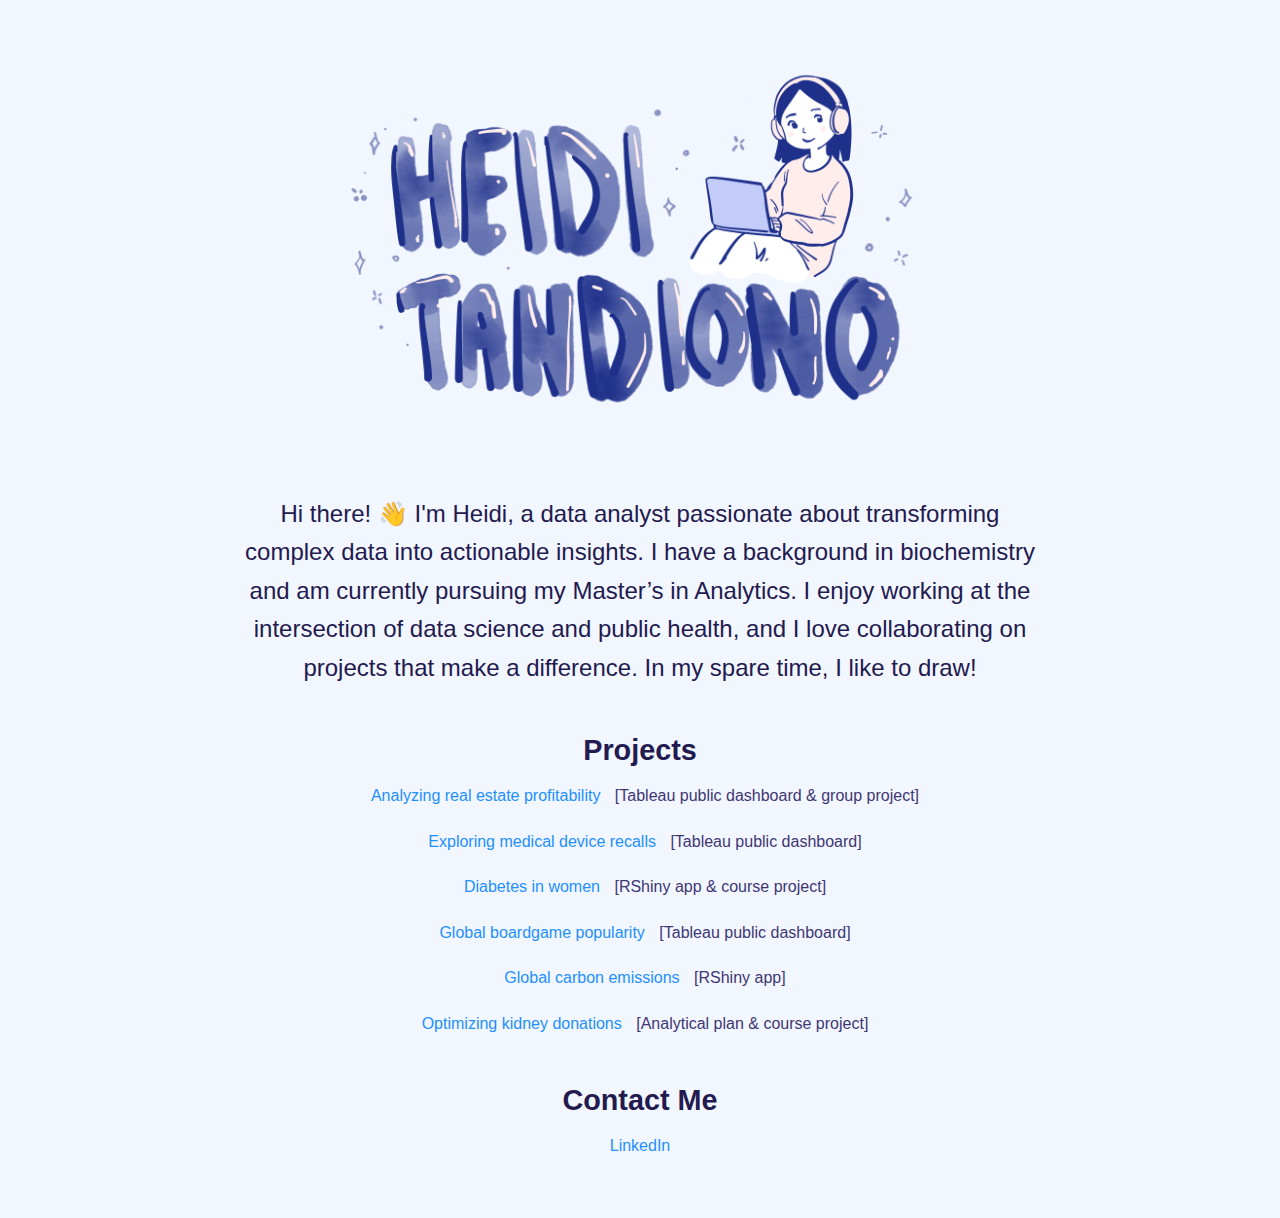
<file: index.html>
<!DOCTYPE html>
<html lang="en">
<head>
    <meta charset="UTF-8">
    <meta name="viewport" content="width=device-width, initial-scale=1.0">
    <title>Heidi Tandiono - Homepage</title>
    <link rel="stylesheet" href="styles.css">
</head>
<body>
    <header>
        <img src="Name 2.PNG" alt="Heidi Tandiono Logo" class="logo">
    </header>

    <main>
        <section id="about">
            <h1>Hi there! 👋 I'm Heidi, a data analyst passionate about transforming complex data into actionable insights. I have a background in biochemistry and am currently pursuing my Master’s in Analytics. I enjoy working at the intersection of data science and public health, and I love collaborating on projects that make a difference. In my spare time, I like to draw!</h1>
        </section>
        
        <section id="projects">
            <h2>Projects</h2>
            <ul>
                <li>
                    <a href="#" onclick="togglePreview(event, 'preview7')">Analyzing real estate profitability</a> [Tableau public dashboard & group project]
                    <div id="preview7" class="project-preview">
                        <!-- Tableau Embed Code -->
                        <div class='tableauPlaceholder' id='vizRealEstate' style='position: relative'>
                            <noscript>
                                <a href='#'><img alt='Real Estate Profitability ' 
                                    src='https://public.tableau.com/static/images/Re/RealEstateProfitabilityGuide/OpportunityExplorer/1_rss.png' 
                                    style='border: none' />
                                </a>
                            </noscript>
                            <object class='tableauViz' style='display:none;'>
                                <param name='host_url' value='https%3A%2F%2Fpublic.tableau.com%2F' />
                                <param name='embed_code_version' value='3' />
                                <param name='site_root' value='' />
                                <param name='name' value='RealEstateProfitabilityGuide/OpportunityExplorer' />
                                <param name='tabs' value='no' />
                                <param name='toolbar' value='yes' />
                                <param name='static_image' 
                                    value='https://public.tableau.com/static/images/Re/RealEstateProfitabilityGuide/OpportunityExplorer/1.png' />
                                <param name='animate_transition' value='yes' />
                                <param name='display_static_image' value='yes' />
                                <param name='display_spinner' value='yes' />
                                <param name='display_overlay' value='yes' />
                                <param name='display_count' value='yes' />
                                <param name='language' value='en-US' />
                            </object>
                        </div>
                        <script type='text/javascript'>
                            var divElement = document.getElementById('vizRealEstate');
                            var vizElement = divElement.getElementsByTagName('object')[0];
                            if ( divElement.offsetWidth > 800 ) {
                                vizElement.style.width='1000px';
                                vizElement.style.height='927px';
                            } else if ( divElement.offsetWidth > 500 ) {
                                vizElement.style.width='1000px';
                                vizElement.style.height='927px';
                            } else {
                                vizElement.style.width='100%';
                                vizElement.style.height='400px';
                            }
                            var scriptElement = document.createElement('script');
                            scriptElement.src = 'https://public.tableau.com/javascripts/api/viz_v1.js';
                            vizElement.parentNode.insertBefore(scriptElement, vizElement);
                        </script>
                
                        <!-- Direct Link to Tableau Dashboard -->
                        <a href="https://public.tableau.com/views/RealEstateProfitabilityGuide/OpportunityExplorer" 
                           target="_blank" class="preview-link">Open Dashboard</a>
                    </div>
                </li>                
                <li>
                    <a href="#" onclick="togglePreview(event, 'preview6')">Exploring medical device recalls</a> [Tableau public dashboard]
                    <div id="preview6" class="project-preview">
                        <!-- Tableau Embed Code -->
                        <div class='tableauPlaceholder' id='viz1730263425019' style='position: relative'>
                            <noscript>
                                <a href='#'><img alt='Main dashboard ' 
                                    src='https://public.tableau.com/static/images/Me/MedicalDevices_17302553498370/Maindashboard/1_rss.png' 
                                    style='border: none' />
                                </a>
                            </noscript>
                            <object class='tableauViz' style='display:none;'>
                                <param name='host_url' value='https%3A%2F%2Fpublic.tableau.com%2F' />
                                <param name='embed_code_version' value='3' />
                                <param name='site_root' value='' />
                                <param name='name' value='MedicalDevices_17302553498370/Maindashboard' />
                                <param name='tabs' value='no' />
                                <param name='toolbar' value='yes' />
                                <param name='static_image' 
                                    value='https://public.tableau.com/static/images/Me/MedicalDevices_17302553498370/Maindashboard/1.png' />
                                <param name='animate_transition' value='yes' />
                                <param name='display_static_image' value='yes' />
                                <param name='display_spinner' value='yes' />
                                <param name='display_overlay' value='yes' />
                                <param name='display_count' value='yes' />
                                <param name='language' value='en-US' />
                            </object>
                        </div>
                        <script type='text/javascript'>
                            var divElement = document.getElementById('viz1730263425019');
                            var vizElement = divElement.getElementsByTagName('object')[0];
                            if ( divElement.offsetWidth > 800 ) {
                                vizElement.style.width='1000px';
                                vizElement.style.height='927px';
                            } else if ( divElement.offsetWidth > 500 ) {
                                vizElement.style.width='1000px';
                                vizElement.style.height='927px';
                            } else {
                                vizElement.style.width='100%';
                                vizElement.style.height='400px';
                            }
                            var scriptElement = document.createElement('script');
                            scriptElement.src = 'https://public.tableau.com/javascripts/api/viz_v1.js';
                            vizElement.parentNode.insertBefore(scriptElement, vizElement);
                        </script>
                    
                        <!-- Direct Link to Tableau Dashboard -->
                        <a href="https://public.tableau.com/views/MedicalDevices_17302553498370/Maindashboard" 
                           target="_blank" class="preview-link">Open Dashboard</a>
                    </div>
                </li>                    
                <li>
                    <a href="#" onclick="togglePreview(event, 'preview2')">Diabetes in women</a> [RShiny app & course project]
                    <div id="preview2" class="project-preview">
                        <iframe src="https://htand01.shinyapps.io/final/" title="Diabetes in Women RShiny App" width="100%" height="400" style="border: none;"></iframe>
                        <a href="https://htand01.shinyapps.io/final/" target="_blank" class="preview-link">Open Full App</a>
                    </div>
                </li>
                <li>
                    <a href="#" onclick="togglePreview(event, 'preview4')">Global boardgame popularity</a> [Tableau public dashboard]
                    <div id="preview4" class="project-preview">
                        <!-- Tableau Embed Code Starts Here -->
                        <div class='tableauPlaceholder' id='viz1730244056725' style='position: relative'>
                            <noscript>
                                <a href='#'>
                                    <img alt='Dashboard 1' src='https://public.tableau.com/static/images/Bo/Board_games/Dashboard1/1_rss.png' style='border: none' />
                                </a>
                            </noscript>
                            <object class='tableauViz' style='display:none;'>
                                <param name='host_url' value='https%3A%2F%2Fpublic.tableau.com%2F' />
                                <param name='embed_code_version' value='3' />
                                <param name='site_root' value='' />
                                <param name='name' value='Board_games/Dashboard1' />
                                <param name='tabs' value='no' />
                                <param name='toolbar' value='yes' />
                                <param name='static_image' value='https://public.tableau.com/static/images/Bo/Board_games/Dashboard1/1.png' />
                                <param name='animate_transition' value='yes' />
                                <param name='display_static_image' value='yes' />
                                <param name='display_spinner' value='yes' />
                                <param name='display_overlay' value='yes' />
                                <param name='display_count' value='yes' />
                                <param name='language' value='en-US' />
                            </object>
                        </div>
                        <script type='text/javascript'>
                            var divElement = document.getElementById('viz1730244056725');
                            var vizElement = divElement.getElementsByTagName('object')[0];
                            if ( divElement.offsetWidth > 800 ) {
                                vizElement.style.width='1000px'; vizElement.style.height='1327px';
                            } else if ( divElement.offsetWidth > 500 ) {
                                vizElement.style.width='1000px'; vizElement.style.height='1327px';
                            } else {
                                vizElement.style.width='100%'; vizElement.style.height='400px';
                            }
                            var scriptElement = document.createElement('script');
                            scriptElement.src = 'https://public.tableau.com/javascripts/api/viz_v1.js';
                            vizElement.parentNode.insertBefore(scriptElement, vizElement);
                        </script>
                        <!-- Tableau Embed Code Ends Here -->
        
                        <a href="https://public.tableau.com/views/Board_games/Dashboard1" target="_blank" class="preview-link">Open Full Dashboard</a>
                    </div>
                </li>
                <li>
                    <a href="#" onclick="togglePreview(event, 'preview3')">Global carbon emissions</a> [RShiny app]
                    <div id="preview3" class="project-preview" style="display: none;"> <!-- Ensure it's hidden initially -->
                        <iframe src="https://htand01.shinyapps.io/Global_Carbon_Emissions/" title="Global carbon emissions" width="100%" height="400" style="border: none;"></iframe>
                        <a href="https://htand01.shinyapps.io/Global_Carbon_Emissions/" target="_blank" class="preview-link">Open Full App</a>
                    </div>
                </li>                
                <li>
                    <a href="#" onclick="togglePreview(event, 'preview5')">Optimizing kidney donations</a> [Analytical plan & course project]
                    <div id="preview5" class="project-preview">
                        <iframe src="https://docs.google.com/document/d/1YQMDXml4bAs80ejucrA9eR6luBY27SIL/preview" 
                                width="100%" height="600" style="border: none;"></iframe>
                        <a href="https://docs.google.com/document/d/1YQMDXml4bAs80ejucrA9eR6luBY27SIL/edit?usp=sharing" 
                           target="_blank" class="preview-link">Open Full Document</a>
                    </div>
                </li>
            </ul>
        </section>
        
        <section id="contact">
            <h2>Contact Me</h2>
            <ul>
                <li><a href="https://www.linkedin.com/in/heiditandiono/" target="_blank">LinkedIn</a></li>
            </ul>
        </section>
    </main>
    <script>
        function togglePreview(event, previewId) {
            event.preventDefault();
            var previews = document.querySelectorAll('.project-preview');
            previews.forEach(function(preview) {
                if (preview.id === previewId) {
                    preview.style.display = preview.style.display === 'none' ? 'block' : 'none';
                } else {
                    preview.style.display = 'none';
                }
            });
        }
    </script>
</body>
</html>
</file>
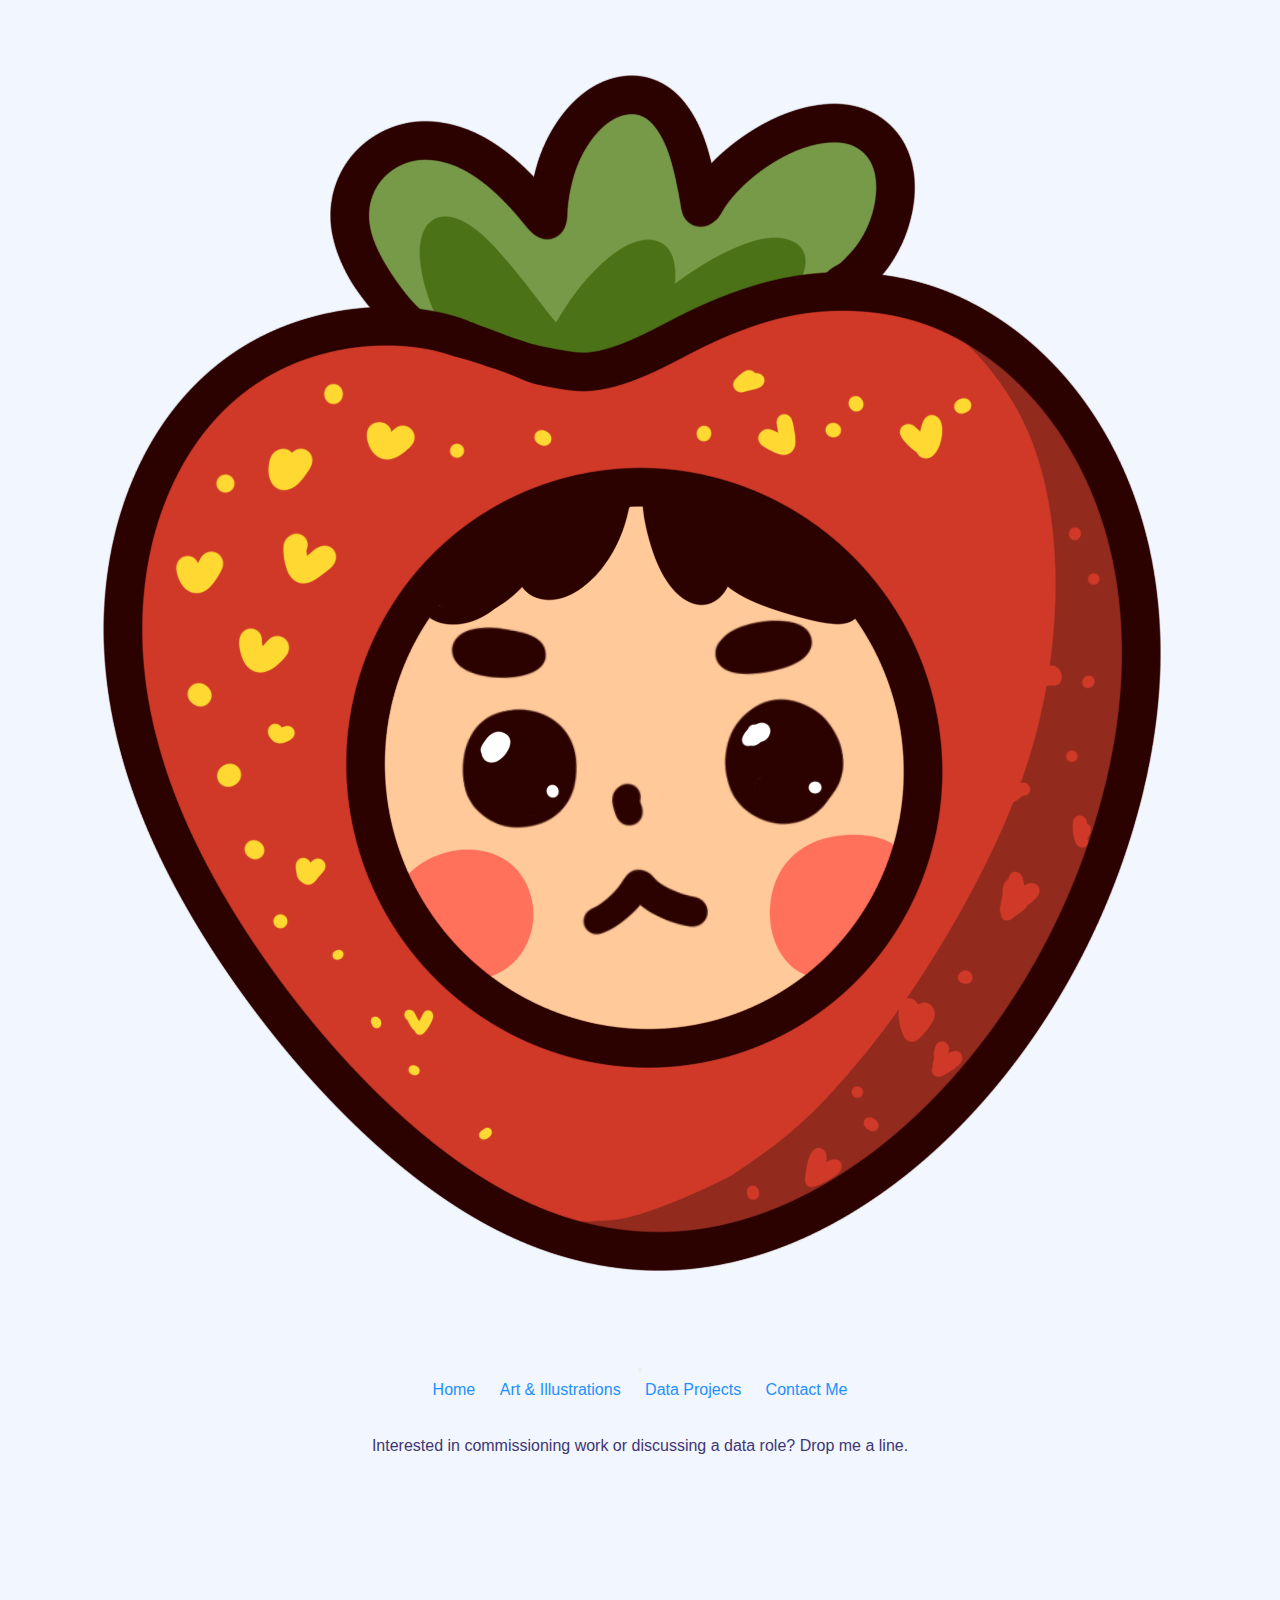
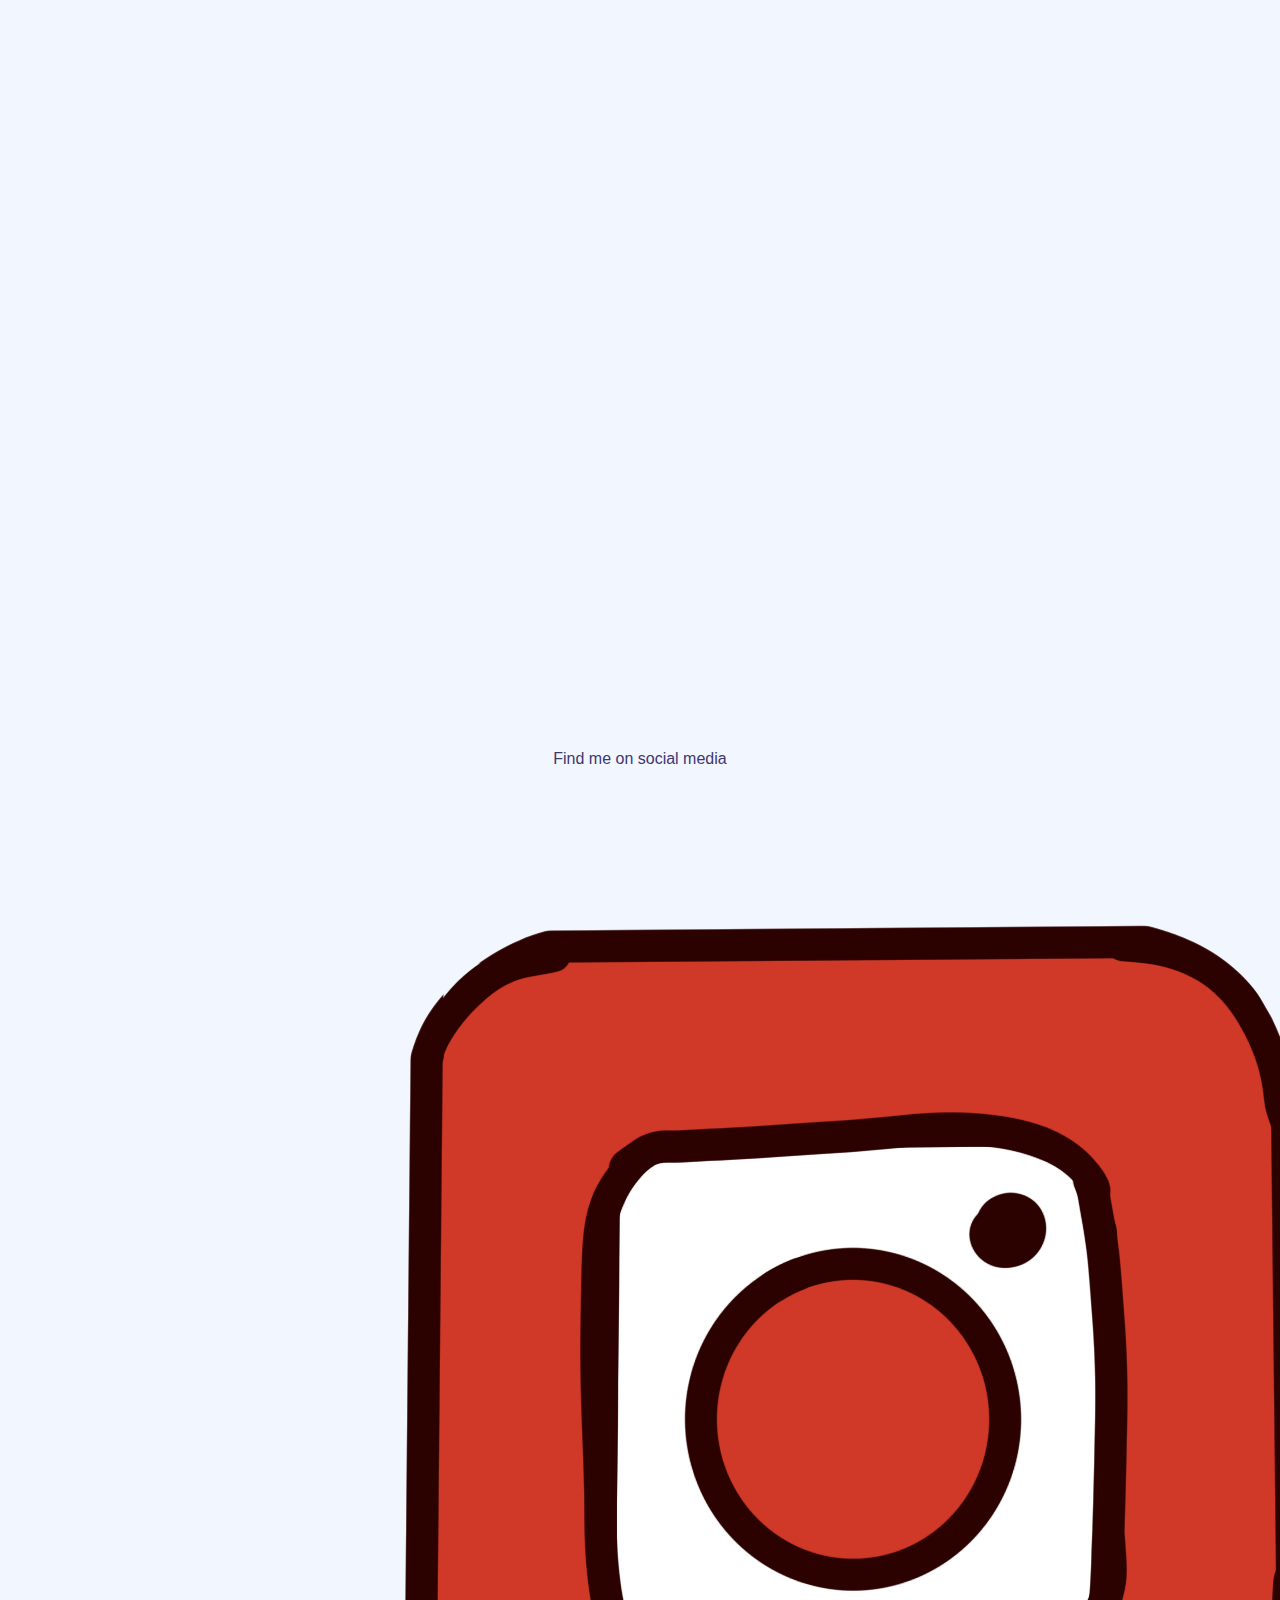
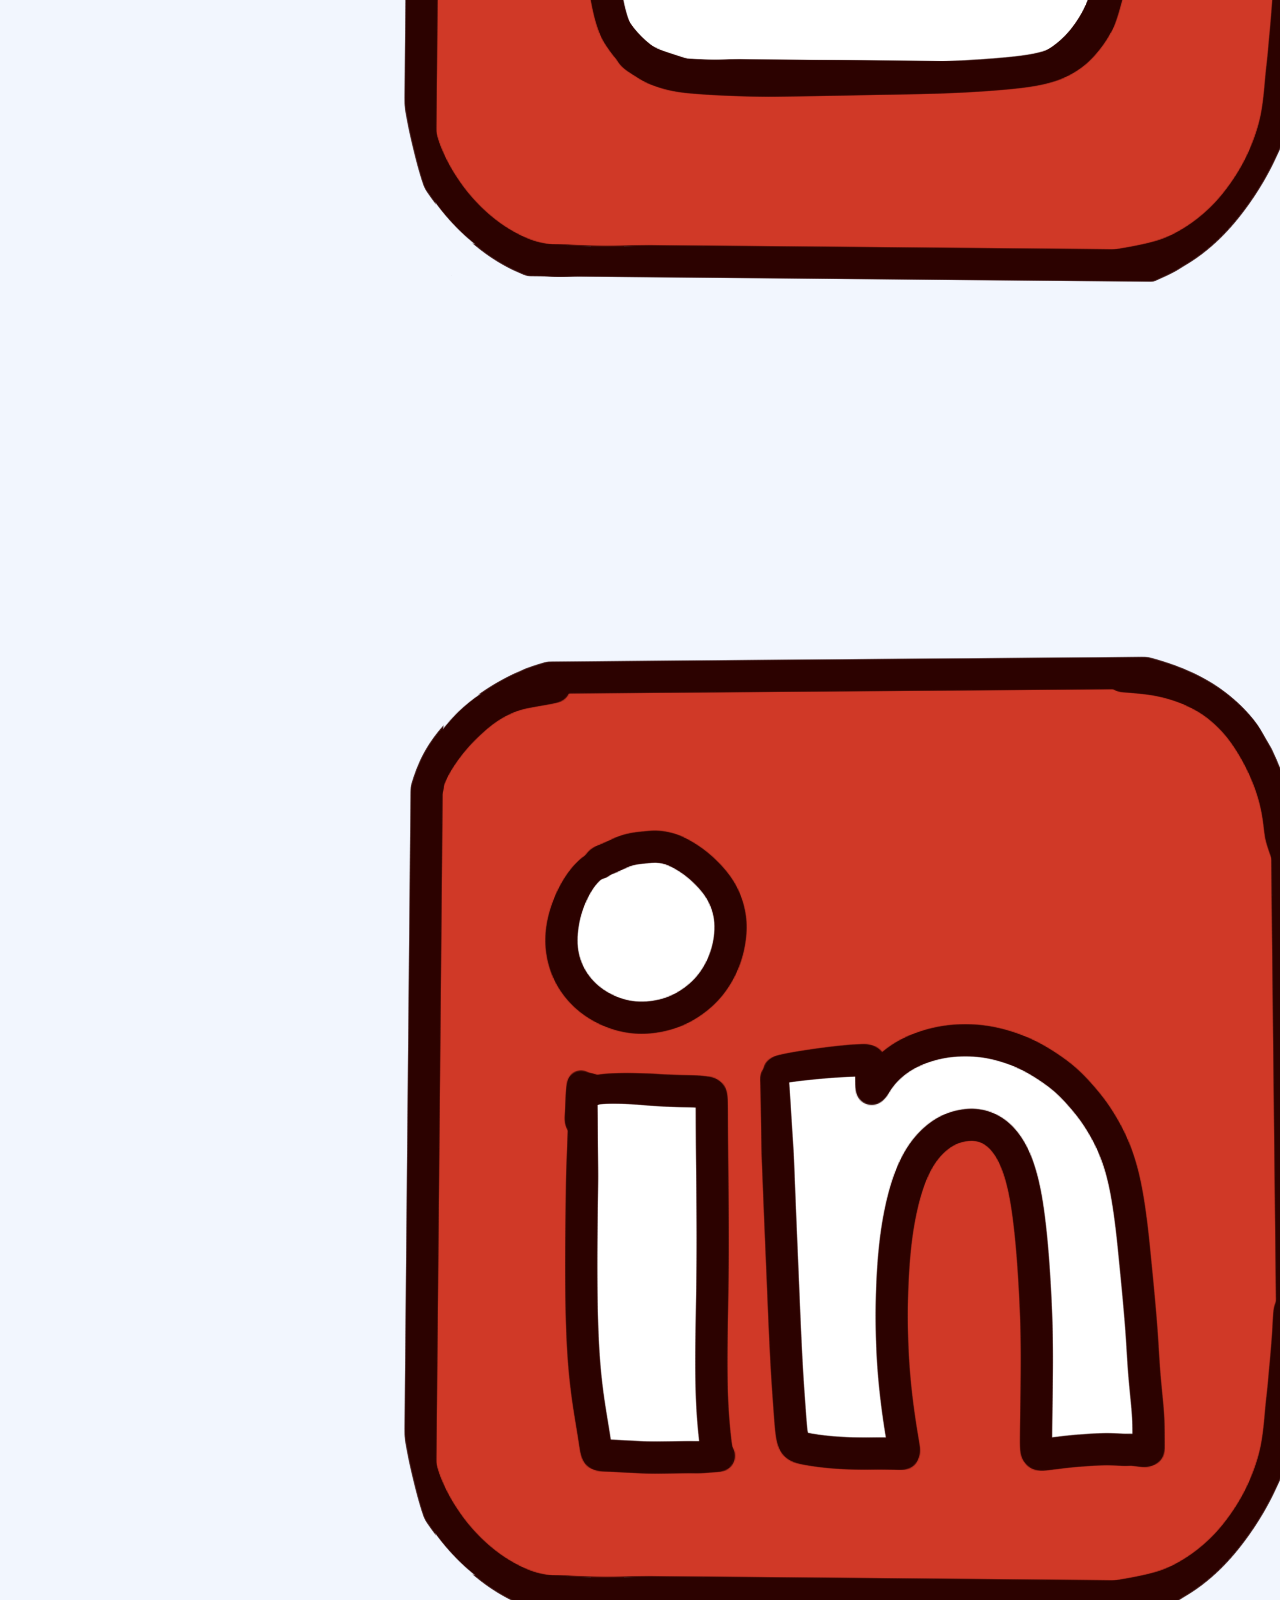
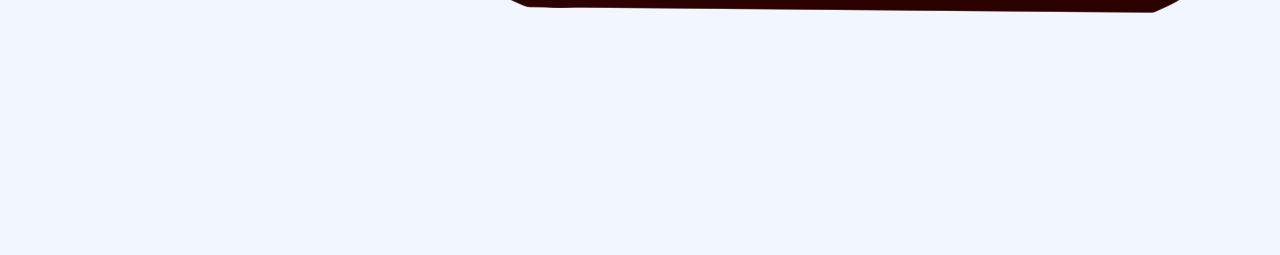
<file: contact.html>
<!doctype html>
<html lang="en">
<head>
  <meta charset="utf-8" />
  <meta name="viewport" content="width=device-width,initial-scale=1" />
  <title>Contact — Heidi</title>
  <link href="https://fonts.googleapis.com/css2?family=Inter:wght@300;400;600;700&family=Playfair+Display:wght@400;700&display=swap" rel="stylesheet">
  <link rel="icon" type="image/png" href="images/heidi_logo.png">
  <link rel="stylesheet" href="styles.css">
</head>
<body>
    <header class="navbar">
        <div class="nav-inner">
          <a class="nav-logo" href="index.html">
            <img src="images/heidi_logo.png" alt="Heidi logo" />
          </a>
      
          <!-- Hamburger button (shows only on mobile) -->
          <button class="menu-btn" aria-label="Toggle navigation">
            <span class="hamb"></span>
            <span class="hamb"></span>
            <span class="hamb"></span>
          </button>
      
          <nav id="navMenu" class="nav-menu" aria-hidden="true">
            <a href="index.html">Home</a>
            <a href="arts.html">Art & Illustrations</a>
            <a href="data.html">Data Projects</a>
            <a href="contact.html">Contact Me</a>
          </nav>
        </div>
      </header>

  <main class="container">
    <section class="page-header">
      <p class="page-desc">Interested in commissioning work or discussing a data role? Drop me a line.</p>
    </section>
  
    <section class="contact-form">
      <!-- Embedded Google Form -->
      <div class="form-wrapper" style="max-width:1000px;">
        <iframe 
          src="https://docs.google.com/forms/d/e/1FAIpQLSeRLatRx-o3tSKnOq0IF7zT2HTMRQgUzdKfLns-VfZerj0jow/viewform?embedded=true" 
          width="1000" 
          height="800" 
          frameborder="0" 
          marginheight="0" 
          marginwidth="0">
          Loading…
        </iframe>
      </div>
    </section>


        <!-- SOCIAL -->
        <footer class="social">
            <p class="findme">Find me on social media</p>
            <div class="social-icons">
              <a href="https://www.instagram.com/heidi_scribbles/?igsh=ZzNsc2hjb3ZpbDUw&utm_source=qr#" target="_blank" rel="noopener">
                <img src="images/insta.png" alt="Instagram" />
              </a>
              <a href="https://www.linkedin.com/in/heidi-tandiono/" target="_blank" rel="noopener">
                <img src="images/linkedin.png" alt="LinkedIn" />
              </a>
            </div>
          </footer>
          
  </main>

  <script>
    const menuBtn = document.querySelector('.menu-btn');
    const navMenu = document.querySelector('.nav-menu');
    if (menuBtn && navMenu) {
      menuBtn.addEventListener('click', () => {
        navMenu.classList.toggle('show');
      });
    }
  </script>
</body>
</html>
</file>
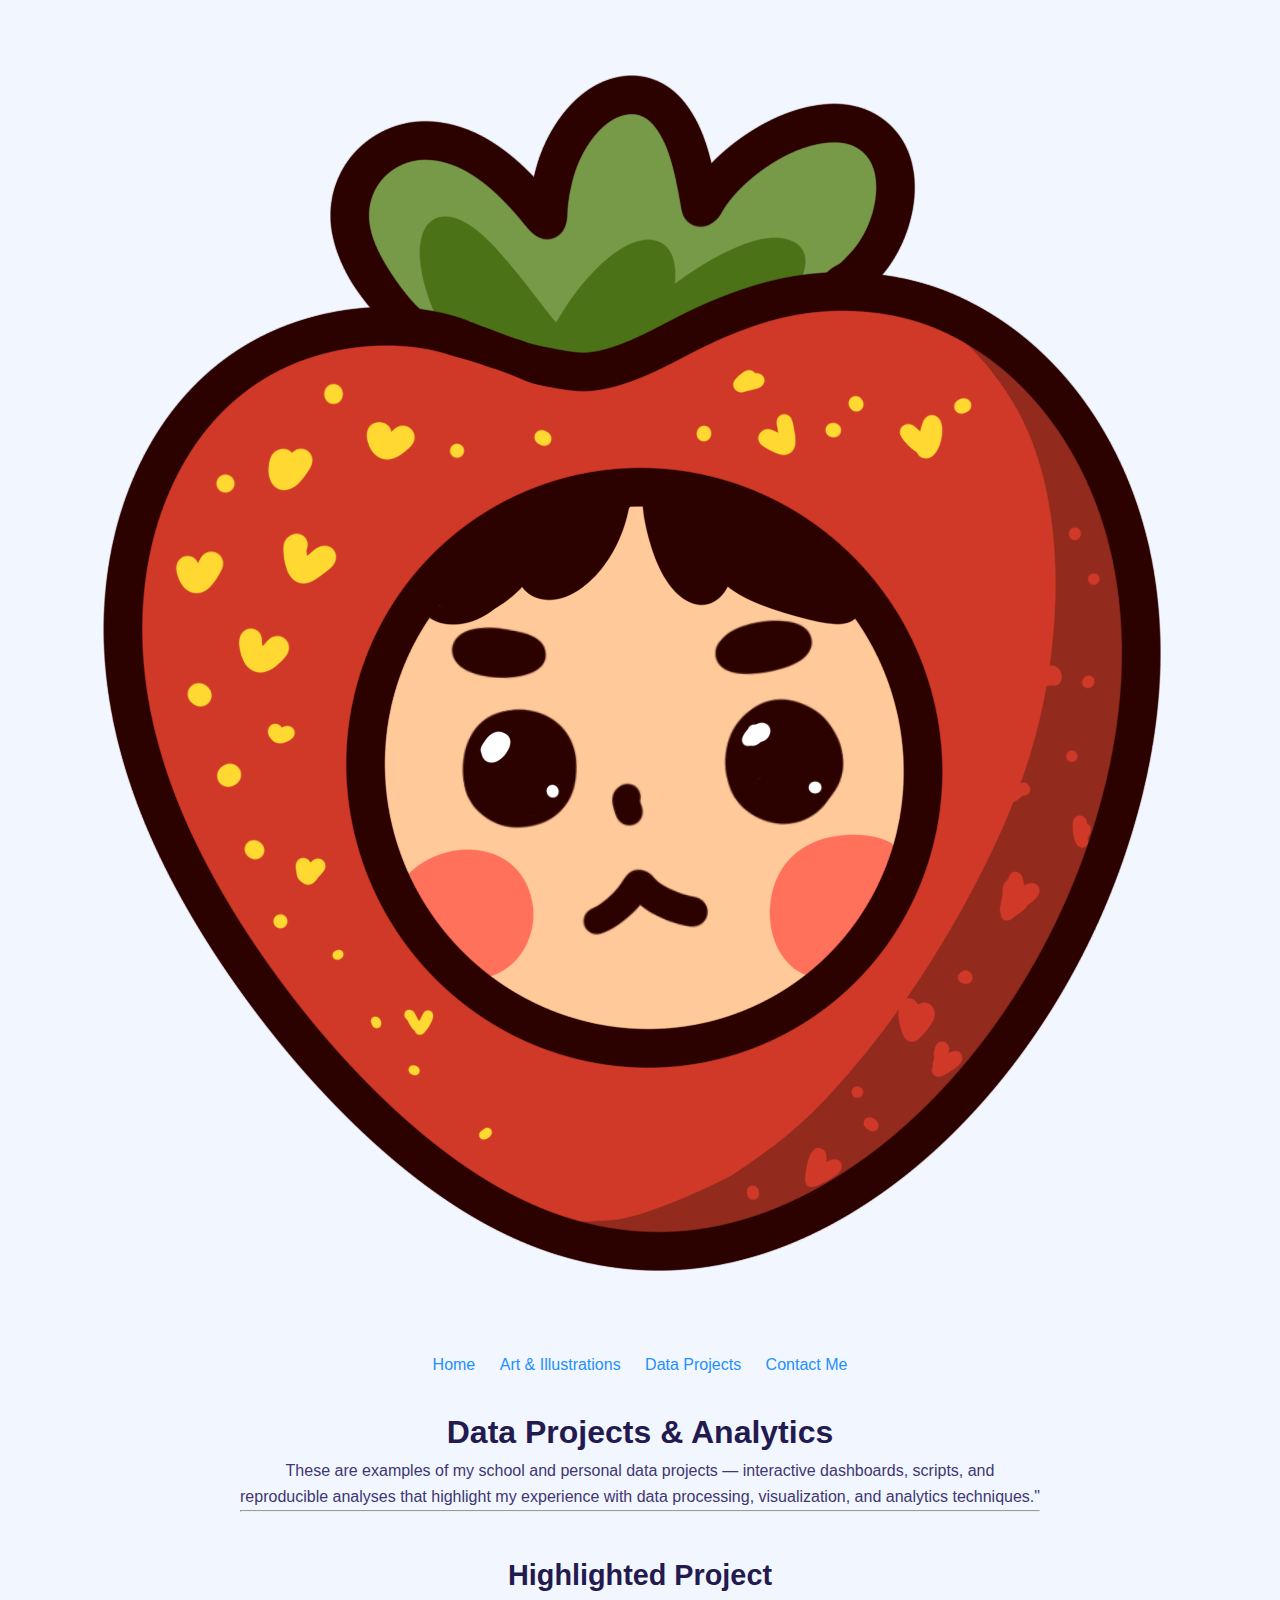
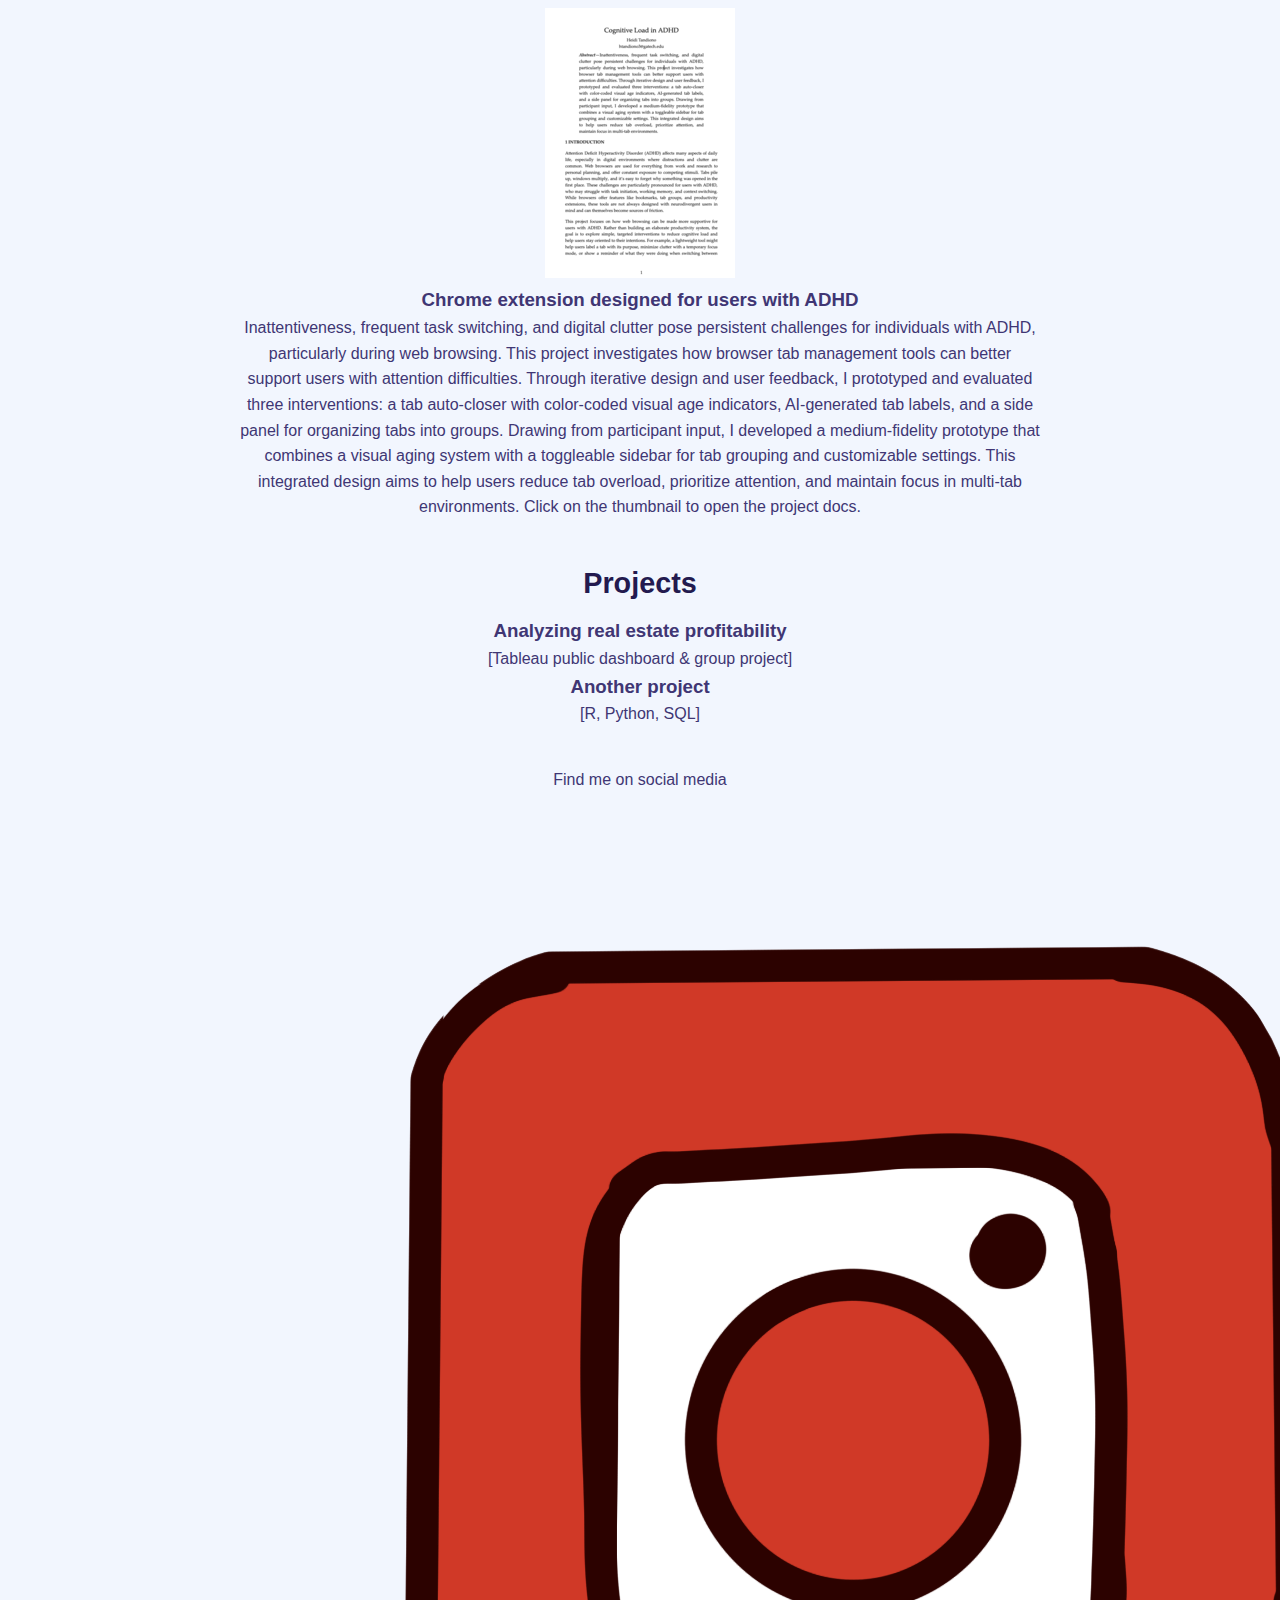
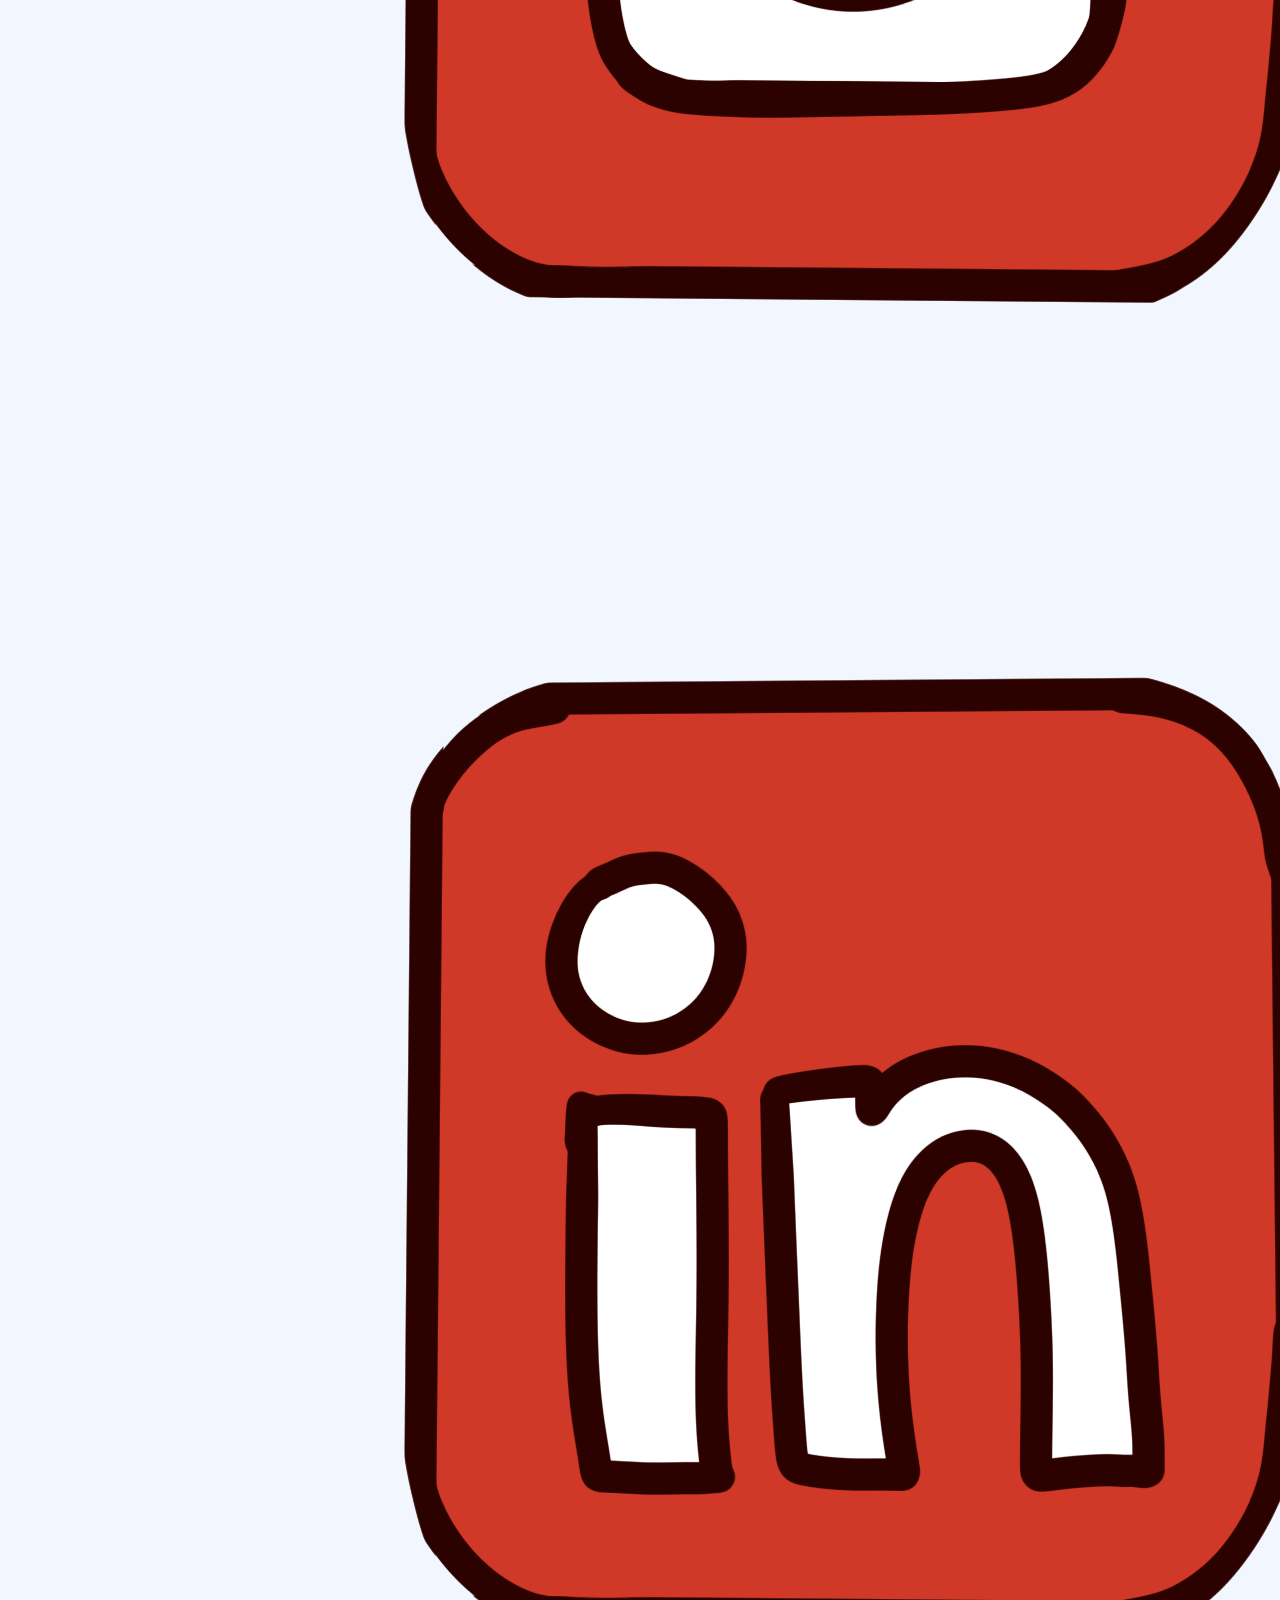
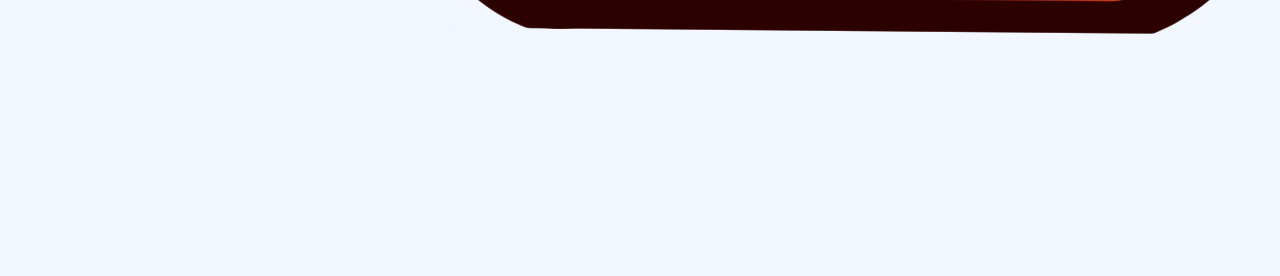
<file: data.html>
<!doctype html>
<html lang="en">
<head>
  <meta charset="utf-8" />
  <meta name="viewport" content="width=device-width,initial-scale=1" />
  <title>Data Projects — Heidi</title>
  <link href="https://fonts.googleapis.com/css2?family=Inter:wght@300;400;600;700&family=Playfair+Display:wght@400;700&display=swap" rel="stylesheet">
  <link rel="icon" type="image/png" href="images/heidi_logo.png">
  <link rel="stylesheet" href="styles.css">
</head>
<body>
  <header class="navbar">
    <div class="nav-inner">
      <a class="nav-logo" href="index.html">
        <img src="images/heidi_logo.png" alt="Heidi logo" />
      </a>
      <nav id="navMenuData" class="nav-menu" aria-hidden="true">
        <a href="index.html">Home</a>
        <a href="arts.html">Art & Illustrations</a>
        <a href="data.html">Data Projects</a>
        <a href="contact.html">Contact Me</a>
      </nav>
    </div>
  </header>

  <main class="container">
    <section class="page-header">
      <h1>Data Projects &amp; Analytics</h1>
      <p class="page-desc">These are examples of my school and personal data projects — interactive dashboards, scripts, and reproducible analyses that highlight my experience with data processing, visualization, and analytics techniques."</p>
      
      <hr class = "art-line">
    </section>

    <!-- Highlighted project -->
    <section class="highlight">
        <h2>Highlighted Project</h2>
        <div class="highlight-card">
          <a href="https://docs.google.com/document/d/1Gurq78qIlZX-VhvSuEdOXe8-_HGxo7abB5Shrfzu5b8/edit?usp=sharing" target="_blank">
            <img src="images/ADHD_ext_thumbnail.png" alt="Highlighted data project thumbnail">
          </a>
          <div class="highlight-info">
            <h3>Chrome extension designed for users with ADHD</h3>
            <p>Inattentiveness, frequent task switching, and digital clutter pose persistent challenges for individuals with ADHD, particularly during web browsing. This project investigates how browser tab management tools can better support users with attention difficulties. Through iterative design and user feedback, I prototyped and evaluated three interventions: a tab auto-closer with color-coded visual age indicators, AI-generated tab labels, and a side panel for organizing tabs into groups. Drawing from participant input, I developed a medium-fidelity prototype that combines a visual aging system with a toggleable sidebar for tab grouping and customizable settings. This integrated design aims to help users reduce tab overload, prioritize attention, and maintain focus in multi-tab environments. Click on the thumbnail to open the project docs.
            </p>
          </div>
        </div>
      </section>

<!-- Projects Section -->
<section class="projects">
    <h2>Projects</h2>
  
    <!-- Project 1 -->
    <div class="project-card">
        <!-- Banner -->
        <div class="project-banner" onclick="togglePreview(event, 'preview1')">
          <div class="project-info">
            <h3>Analyzing real estate profitability</h3>
            <p>[Tableau public dashboard & group project]</p>
          </div>
        </div>
      
        <!-- Dropdown Preview -->
        <div id="preview1" class="project-preview">
          <!-- Tableau Embed Code -->
          <div class='tableauPlaceholder' id='vizRealEstate' style='width: 100%; height: 100%;'>
            <noscript>
              <a href='#'><img alt='Real Estate Profitability ' 
                  src='https://public.tableau.com/static/images/Re/RealEstateProfitabilityGuide/OpportunityExplorer/1_rss.png' 
                  style='border: none' />
              </a>
            </noscript>
            <object class='tableauViz' style='display:none;'>
              <param name='host_url' value='https%3A%2F%2Fpublic.tableau.com%2F' />
              <param name='embed_code_version' value='3' />
              <param name='site_root' value='' />
              <param name='name' value='RealEstateProfitabilityGuide/OpportunityExplorer' />
              <param name='tabs' value='no' />
              <param name='toolbar' value='yes' />
              <param name='static_image' 
                  value='https://public.tableau.com/static/images/Re/RealEstateProfitabilityGuide/OpportunityExplorer/1.png' />
              <param name='animate_transition' value='yes' />
              <param name='display_static_image' value='yes' />
              <param name='display_spinner' value='yes' />
              <param name='display_overlay' value='yes' />
              <param name='display_count' value='yes' />
              <param name='language' value='en-US' />
            </object>
          </div>
          <script type='text/javascript'>
            var divElement = document.getElementById('vizRealEstate');
            var vizElement = divElement.getElementsByTagName('object')[0];
            if (divElement.offsetWidth > 800) {
                vizElement.style.width='1000px';
                vizElement.style.height='927px';
            } else if (divElement.offsetWidth > 500) {
                vizElement.style.width='1000px';
                vizElement.style.height='927px';
            } else {
                vizElement.style.width='100%';
                vizElement.style.height='400px';
            }
            var scriptElement = document.createElement('script');
            scriptElement.src = 'https://public.tableau.com/javascripts/api/viz_v1.js';
            vizElement.parentNode.insertBefore(scriptElement, vizElement);
          </script>
      
          <!-- Direct Link to Tableau poster -->
          <a href="https://drive.google.com/file/d/1WzH5mRJLPDaJSfKbFB6kc3xkOjaAdF8c/view?usp=drive_link" 
             target="_blank" class="preview-link">View project poster</a>
        </div>
      </div>
  
      <!-- Project 2 -->
    <div class="project-card">
        <div class="project-banner" onclick="togglePreview(event, 'preview2')">
        <div class="project-info">
            <h3>Another project</h3>
            <p>[R, Python, SQL]</p>
        </div>
        </div>
    
        <div id="preview2" class="project-preview">
        <iframe 
            src="https://docs.google.com/document/d/1qd43-odnNQ494dHLgvZ84tYh_GZ3Pdn7/preview" 
            width="100%" 
            height="600" 
            style="border: none;">
        </iframe>
    
        <!-- Direct Link -->
        <a href="https://docs.google.com/document/d/1qd43-odnNQ494dHLgvZ84tYh_GZ3Pdn7/edit?usp=sharing" 
            target="_blank" 
            class="preview-link">
            Open in Google Docs
        </a>
        </div>
    </div>
  
  </section>
        <!-- SOCIAL -->
        <footer class="social">
            <p class="findme">Find me on social media</p>
            <div class="social-icons">
              <a href="https://www.instagram.com/heidi_scribbles/?igsh=ZzNsc2hjb3ZpbDUw&utm_source=qr#" target="_blank" rel="noopener">
                <img src="images/insta.png" alt="Instagram" />
              </a>
              <a href="https://www.linkedin.com/in/heidi-tandiono/" target="_blank" rel="noopener">
                <img src="images/linkedin.png" alt="LinkedIn" />
              </a>
            </div>
          </footer>
  </main>

  <script>
    function togglePreview(event, id) {
      event.preventDefault();
      const preview = document.getElementById(id);
      preview.style.display = preview.style.display === 'block' ? 'none' : 'block';
    }
    </script>
    
    <script type='text/javascript'>
        var divElement = document.getElementById('vizRealEstate');
        var vizElement = divElement.getElementsByTagName('object')[0];
        vizElement.style.width = "100%";
        vizElement.style.height = "100%"; 
        var scriptElement = document.createElement('script');
        scriptElement.src = 'https://public.tableau.com/javascripts/api/viz_v1.js';
        vizElement.parentNode.insertBefore(scriptElement, vizElement);
      </script>

<script>
    const menuBtn = document.querySelector('.menu-btn');
    const navMenu = document.querySelector('.nav-menu');
    if (menuBtn && navMenu) {
      menuBtn.addEventListener('click', () => {
        navMenu.classList.toggle('show');
      });
    }
  </script>
  
</body>
</html>
</file>
<file: styles.css>
* {
    margin: 0;
    padding: 0;
    box-sizing: border-box;
}

body {
    font-family: Helvetica, Arial, sans-serif;
    line-height: 1.6;
    color: #403674;
    background-color: #f2f6fe; 
    padding: 20px;
    text-align: center;
}

header {
    margin-bottom: 30px;
}

header .logo {
    max-width: 700px; /* Desktop size */
    height: auto;
}

@media (max-width: 600px) {
    header .logo {
        max-width: 100%; /* Mobile size */
    }
}


main {
    max-width: 800px;
    margin: 0 auto;
}

h1, h2 {
    color: #231a4f;
}

#about h1 {
    font-size: 1.5em;
    margin-bottom: 20px;
    font-weight: normal;
}

section {
    margin-bottom: 40px;
}

h2 {
    font-size: 1.8em;
    margin-bottom: 10px;
    color: #231a4f;
}

ul {
    list-style-type: none;
    padding: 0;
}

ul li {
    margin-bottom: 20px;
}

.project-preview {
    display: none;
    background-color: #e6ecf7;
    padding: 10px;
    margin-top: 10px;
    border-radius: 5px;
    text-align: left;
}

.preview-link {
    color: #1e90ff;
    font-weight: bold;
    display: inline-block;
    margin-top: 10px;
}

.project-preview iframe {
    max-width: 100%;
    max-height: 400px;
    border-radius: 5px;
    box-shadow: 0 0 5px rgba(0, 0, 0, 0.1);
}


a {
    color: #1e90ff;
    text-decoration: none;
    margin: 0 10px;
}

a:hover {
    text-decoration: underline;
}

.contact-links {
    display: flex;
    justify-content: center;
    gap: 15px;
    margin-top: 10px;
}

.thank-you-message {
    font-style: italic;
    color: #231a4f;
    margin-top: 20px;
}
</file>
